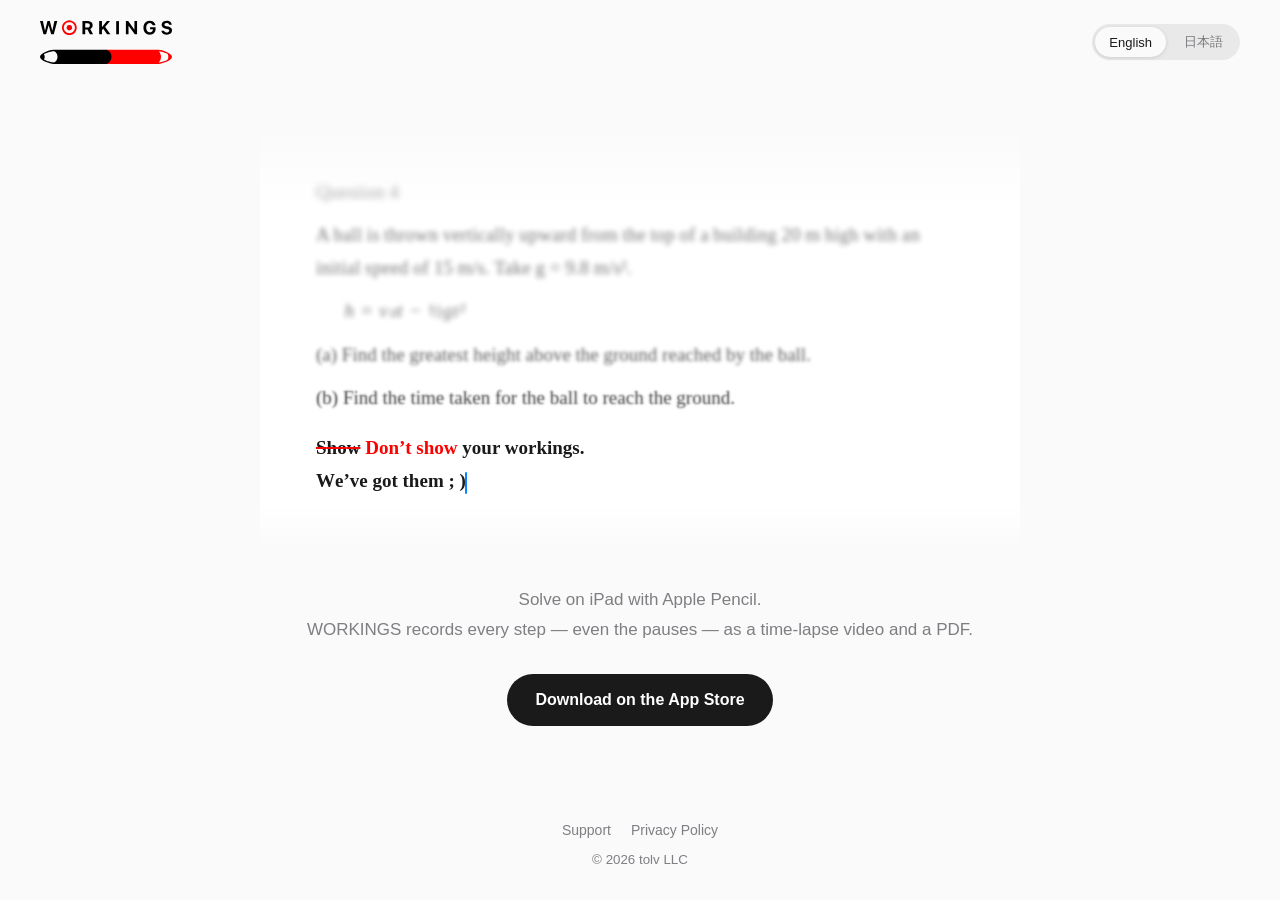
<file: index.html>
<!doctype html>
<html lang="en">
<head>
  <meta charset="utf-8">
  <meta name="viewport" content="width=device-width, initial-scale=1">
  <title>WORKINGS — Don’t show your workings. We’ve got them.</title>
  <meta name="description" content="Solve on iPad with Apple Pencil. WORKINGS records every step — even the pauses — as a time-lapse video and a PDF.">
  <meta property="og:title" content="WORKINGS">
  <meta property="og:description" content="Don’t show your workings. We’ve got them.">
  <meta property="og:type" content="website">
  <meta property="og:image" content="https://from086.github.io/workings-site/images/og-image.png">
  <meta name="twitter:card" content="summary_large_image">
  <link rel="icon" href="favicon.ico" sizes="any">
  <link rel="icon" href="images/icon-192.png" type="image/png" sizes="192x192">
  <link rel="apple-touch-icon" href="images/apple-touch-icon.png">
  <meta name="theme-color" content="#fafafa">
  <!-- iPhone・iPad の Safari で、ページ上部に App Store へのバナーを出す -->
  <meta name="apple-itunes-app" content="app-id=6820890998">
  <link rel="stylesheet" href="style.css">
  <script src="main.js" defer></script>
</head>
<body>
  <header class="site-header">
    <a class="logo" href="./">
      <img class="logo-light" src="images/logo-light.svg" width="120" height="40" alt="WORKINGS">
      <img class="logo-dark" src="images/logo-dark.svg" width="120" height="40" alt="WORKINGS">
    </a>
    <nav class="lang-switch" aria-label="Language">
      <button type="button" data-set-lang="en">English</button>
      <button type="button" data-set-lang="ja">日本語</button>
    </nav>
  </header>

  <main>
    <section class="hero" id="hero">
      <h1 class="visually-hidden">
        <span data-lang="en">Don’t show your workings. We’ve got them ; )</span>
        <span data-lang="ja">解答の過程は必要ありません。こちらで把握しておきます 😉</span>
      </h1>

      <!-- 数学の問題文。最後の 1 文にだけピントが合い、カーソルで書き換えられる -->
      <figure class="paper" aria-hidden="true">
        <div class="problem" data-lang="en">
          <p class="line blur-4">Question 4</p>
          <p class="line blur-3">A ball is thrown vertically upward from the top of a building 20 m high with an initial speed of 15 m/s. Take g = 9.8 m/s².</p>
          <p class="line blur-3 formula">h = v₀t − ½gt²</p>
          <p class="line blur-2">(a) Find the greatest height above the ground reached by the ball.</p>
          <p class="line blur-1">(b) Find the time taken for the ball to reach the ground.</p>
          <p class="line focus"><span class="edit" data-edit="en"><s>Show</s><ins> Don’t show</ins> your workings.<br>We’ve got them ; )</span></p>
        </div>
        <div class="problem" data-lang="ja">
          <p class="line blur-4">問 4</p>
          <p class="line blur-3">高さ 20 m の建物の屋上から、初速 15 m/s でボールを真上に投げ上げた。重力加速度の大きさを 9.8 m/s² とする。</p>
          <p class="line blur-3 formula">h = v₀t − ½gt²</p>
          <p class="line blur-2">(1) ボールが達する、地面からの最高点の高さを求めよ。</p>
          <p class="line blur-1">(2) ボールが地面に達するまでの時間を求めよ。</p>
          <p class="line focus"><span class="edit" data-edit="ja">解答の過程<s>も明記しなさい</s><ins>は必要ありません</ins>。<br>こちらで把握しておきます 😉</span></p>
        </div>
      </figure>

      <p class="lead after-headline">
        <span data-lang="en">Solve on iPad with Apple Pencil.<br>WORKINGS records every step — even the pauses — as a time-lapse video and a PDF.</span>
        <span data-lang="ja">iPad と Apple Pencil で解くだけ。<br>考えて手が止まった時間も含めて、解答の過程をタイムラプス動画と PDF に記録します。</span>
      </p>

      <!-- App Store への導線。国を指定しない URL にして、見る人の国のストアが開くようにする -->
      <a class="store-button after-headline" href="https://apps.apple.com/app/id6820890998">
        <span data-lang="en">Download on the App Store</span>
        <span data-lang="ja">App Store からダウンロード</span>
      </a>
    </section>
  </main>

  <footer class="site-footer">
    <nav class="footer-links">
      <a href="support.html"><span data-lang="en">Support</span><span data-lang="ja">サポート</span></a>
      <a href="privacy.html"><span data-lang="en">Privacy Policy</span><span data-lang="ja">プライバシーポリシー</span></a>
    </nav>
    <small>© 2026 tolv LLC</small>
  </footer>
</body>
</html>
</file>
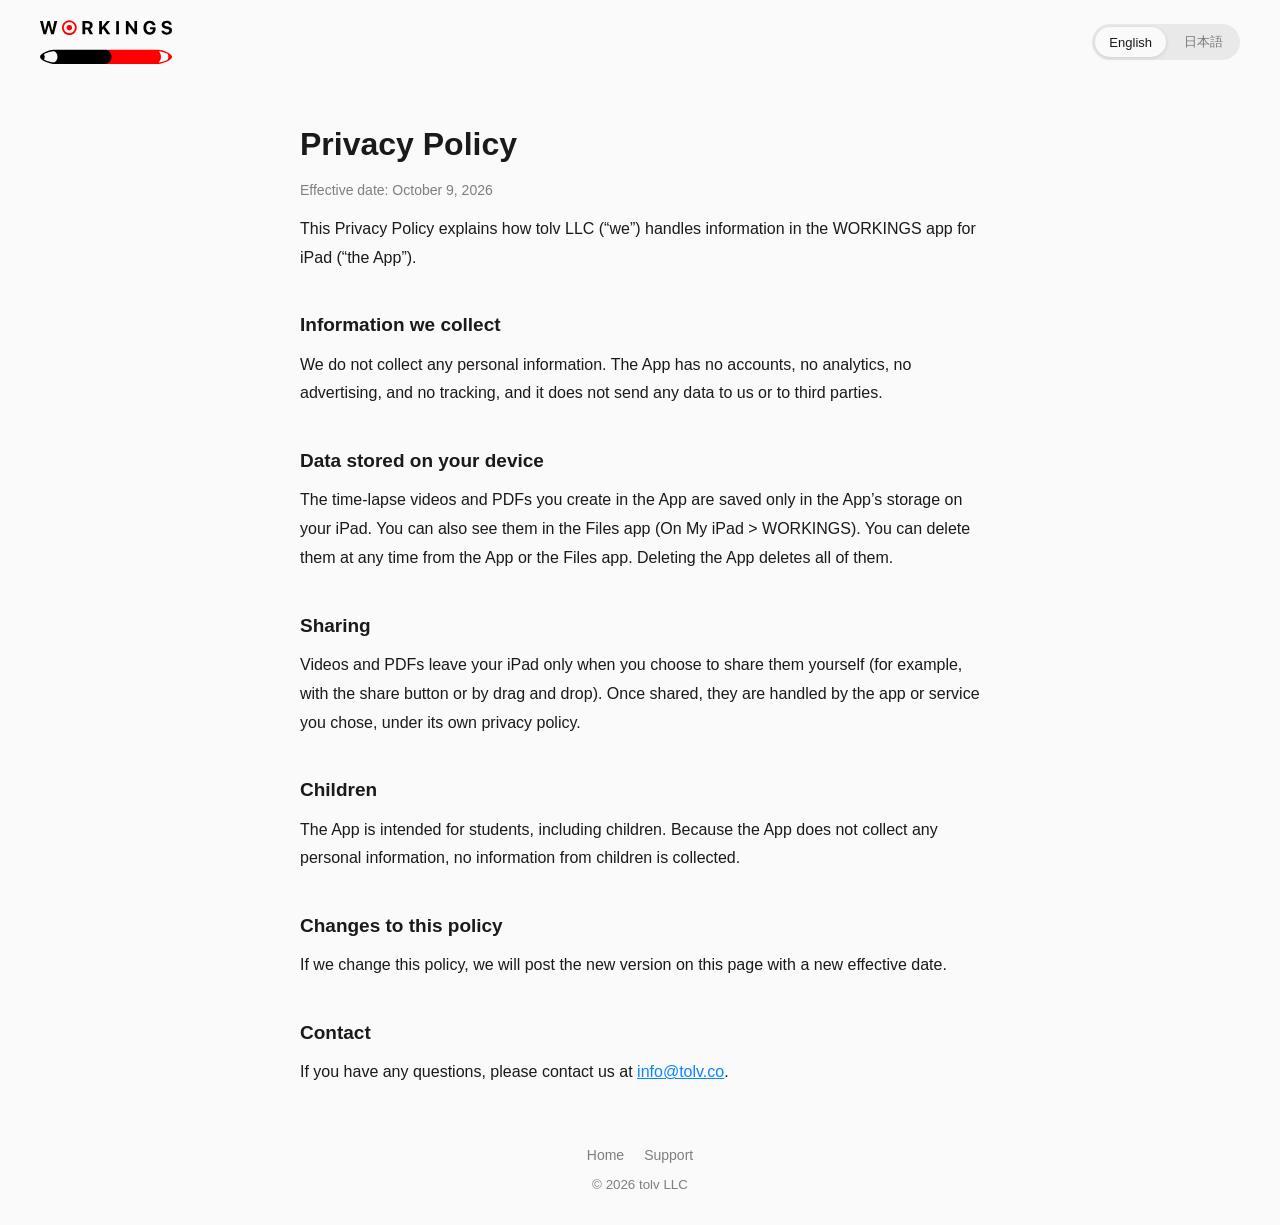
<file: privacy.html>
<!doctype html>
<html lang="en">
<head>
  <meta charset="utf-8">
  <meta name="viewport" content="width=device-width, initial-scale=1">
  <title>Privacy Policy — WORKINGS</title>
  <meta name="description" content="Privacy Policy for WORKINGS.">
  <meta name="theme-color" content="#fafafa">
  <link rel="icon" href="favicon.ico" sizes="any">
  <link rel="apple-touch-icon" href="images/apple-touch-icon.png">
  <link rel="stylesheet" href="style.css">
  <script src="main.js" defer></script>
</head>
<body>
  <header class="site-header">
    <a class="logo" href="./">
      <img class="logo-light" src="images/logo-light.svg" width="120" height="40" alt="WORKINGS">
      <img class="logo-dark" src="images/logo-dark.svg" width="120" height="40" alt="WORKINGS">
    </a>
    <nav class="lang-switch" aria-label="Language">
      <button type="button" data-set-lang="en">English</button>
      <button type="button" data-set-lang="ja">日本語</button>
    </nav>
  </header>

  <main class="doc-main">
    <article class="doc" data-lang="en">
      <h1>Privacy Policy</h1>
      <p class="doc-date">Effective date: October 9, 2026</p>

      <p>This Privacy Policy explains how tolv LLC (“we”) handles information in the WORKINGS app for iPad (“the App”).</p>

      <h2>Information we collect</h2>
      <p>We do not collect any personal information. The App has no accounts, no analytics, no advertising, and no tracking, and it does not send any data to us or to third parties.</p>

      <h2>Data stored on your device</h2>
      <p>The time-lapse videos and PDFs you create in the App are saved only in the App’s storage on your iPad. You can also see them in the Files app (On My iPad &gt; WORKINGS). You can delete them at any time from the App or the Files app. Deleting the App deletes all of them.</p>

      <h2>Sharing</h2>
      <p>Videos and PDFs leave your iPad only when you choose to share them yourself (for example, with the share button or by drag and drop). Once shared, they are handled by the app or service you chose, under its own privacy policy.</p>

      <h2>Children</h2>
      <p>The App is intended for students, including children. Because the App does not collect any personal information, no information from children is collected.</p>

      <h2>Changes to this policy</h2>
      <p>If we change this policy, we will post the new version on this page with a new effective date.</p>

      <h2>Contact</h2>
      <p>If you have any questions, please contact us at <a href="mailto:info@tolv.co">info@tolv.co</a>.</p>
    </article>

    <article class="doc" data-lang="ja">
      <h1>プライバシーポリシー</h1>
      <p class="doc-date">制定日：2026年10月9日</p>

      <p>本プライバシーポリシーは、合同会社 tolv（以下「当社」）が提供する iPad アプリ「WORKINGS」（以下「本アプリ」）における情報の取り扱いについて定めるものです。</p>

      <h2>収集する情報</h2>
      <p>当社は、個人情報を一切収集しません。本アプリにはアカウント、利用状況の分析、広告、トラッキングの機能はなく、当社や第三者にデータを送信することはありません。</p>

      <h2>端末に保存されるデータ</h2>
      <p>本アプリで作成したタイムラプス動画と PDF は、お使いの iPad の本アプリ用の保存領域にのみ保存されます。「ファイル」アプリ（このiPad内 &gt; WORKINGS）からも確認できます。これらは本アプリまたは「ファイル」アプリからいつでも削除でき、本アプリを削除するとすべて削除されます。</p>

      <h2>共有</h2>
      <p>動画と PDF が iPad の外に出るのは、利用者ご自身が共有ボタンやドラッグ＆ドロップなどで共有を選んだときだけです。共有したデータは、共有先のアプリやサービスのプライバシーポリシーに従って取り扱われます。</p>

      <h2>お子さまの利用について</h2>
      <p>本アプリは、お子さまを含む学習者による利用を想定しています。本アプリは個人情報を収集しないため、お子さまの情報も収集されません。</p>

      <h2>本ポリシーの変更</h2>
      <p>本ポリシーを変更する場合は、変更後の内容と制定日をこのページに掲載します。</p>

      <h2>お問い合わせ</h2>
      <p>ご不明な点は <a href="mailto:info@tolv.co">info@tolv.co</a> までお問い合わせください。</p>
    </article>
  </main>

  <footer class="site-footer">
    <nav class="footer-links">
      <a href="./"><span data-lang="en">Home</span><span data-lang="ja">ホーム</span></a>
      <a href="support.html"><span data-lang="en">Support</span><span data-lang="ja">サポート</span></a>
    </nav>
    <small>© 2026 tolv LLC</small>
  </footer>
</body>
</html>
</file>
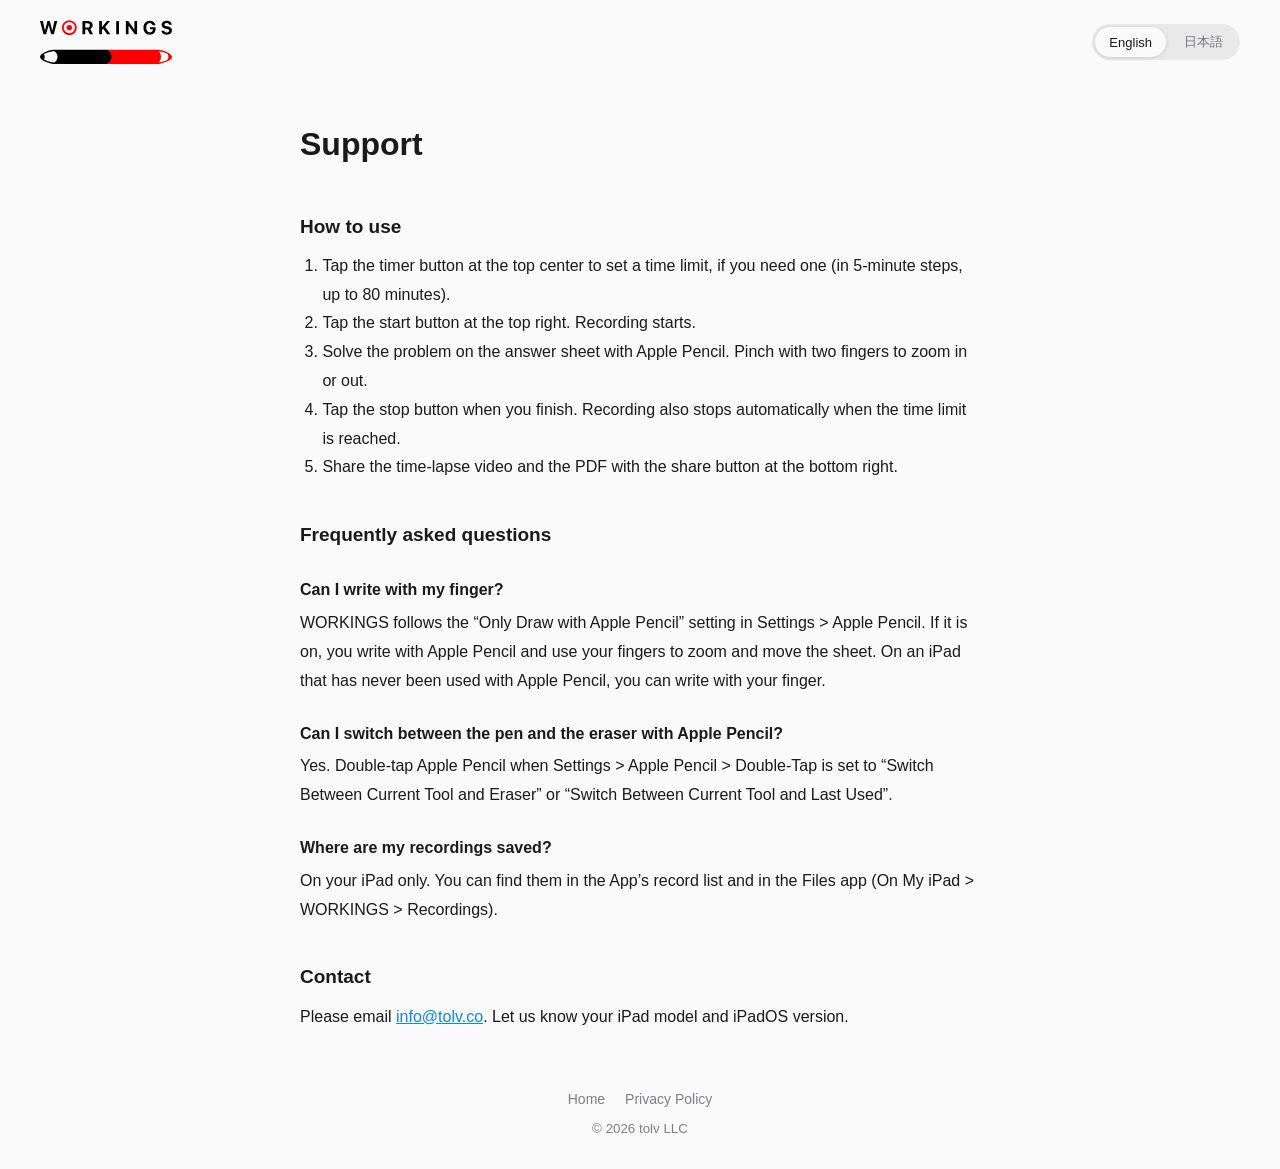
<file: support.html>
<!doctype html>
<html lang="en">
<head>
  <meta charset="utf-8">
  <meta name="viewport" content="width=device-width, initial-scale=1">
  <title>Support — WORKINGS</title>
  <meta name="description" content="Support for WORKINGS.">
  <meta name="theme-color" content="#fafafa">
  <link rel="icon" href="favicon.ico" sizes="any">
  <link rel="apple-touch-icon" href="images/apple-touch-icon.png">
  <link rel="stylesheet" href="style.css">
  <script src="main.js" defer></script>
</head>
<body>
  <header class="site-header">
    <a class="logo" href="./">
      <img class="logo-light" src="images/logo-light.svg" width="120" height="40" alt="WORKINGS">
      <img class="logo-dark" src="images/logo-dark.svg" width="120" height="40" alt="WORKINGS">
    </a>
    <nav class="lang-switch" aria-label="Language">
      <button type="button" data-set-lang="en">English</button>
      <button type="button" data-set-lang="ja">日本語</button>
    </nav>
  </header>

  <main class="doc-main">
    <article class="doc" data-lang="en">
      <h1>Support</h1>

      <h2>How to use</h2>
      <ol>
        <li>Tap the timer button at the top center to set a time limit, if you need one (in 5-minute steps, up to 80 minutes).</li>
        <li>Tap the start button at the top right. Recording starts.</li>
        <li>Solve the problem on the answer sheet with Apple Pencil. Pinch with two fingers to zoom in or out.</li>
        <li>Tap the stop button when you finish. Recording also stops automatically when the time limit is reached.</li>
        <li>Share the time-lapse video and the PDF with the share button at the bottom right.</li>
      </ol>

      <h2>Frequently asked questions</h2>
      <h3>Can I write with my finger?</h3>
      <p>WORKINGS follows the “Only Draw with Apple Pencil” setting in Settings &gt; Apple Pencil. If it is on, you write with Apple Pencil and use your fingers to zoom and move the sheet. On an iPad that has never been used with Apple Pencil, you can write with your finger.</p>
      <h3>Can I switch between the pen and the eraser with Apple Pencil?</h3>
      <p>Yes. Double-tap Apple Pencil when Settings &gt; Apple Pencil &gt; Double-Tap is set to “Switch Between Current Tool and Eraser” or “Switch Between Current Tool and Last Used”.</p>
      <h3>Where are my recordings saved?</h3>
      <p>On your iPad only. You can find them in the App’s record list and in the Files app (On My iPad &gt; WORKINGS &gt; Recordings).</p>

      <h2>Contact</h2>
      <p>Please email <a href="mailto:info@tolv.co">info@tolv.co</a>. Let us know your iPad model and iPadOS version.</p>
    </article>

    <article class="doc" data-lang="ja">
      <h1>サポート</h1>

      <h2>使い方</h2>
      <ol>
        <li>必要なら、上部中央のタイマーのボタンで制限時間を設定します（5分刻み、最大80分）。</li>
        <li>右上の開始ボタンを押すと、記録が始まります。</li>
        <li>回答用紙に Apple Pencil で問題を解きます。2本指でピンチすると用紙を拡大・縮小できます。</li>
        <li>解き終えたら終了ボタンを押します。制限時間を設定していれば、時間になると自動で終了します。</li>
        <li>右下の共有ボタンから、タイムラプス動画と PDF を共有できます。</li>
      </ol>

      <h2>よくある質問</h2>
      <h3>指で書けますか？</h3>
      <p>WORKINGS は「設定 &gt; Apple Pencil」の「Apple Pencil でのみ描画」に従います。オンの場合は Apple Pencil で書き、指は用紙の拡大・移動に使います。Apple Pencil を使ったことがない iPad では、指で書けます。</p>
      <h3>Apple Pencil でペンと消しゴムを切り替えられますか？</h3>
      <p>はい。「設定 &gt; Apple Pencil &gt; ダブルタップ」が「現在使用中のツールと消しゴムを切り替える」または「現在使用中のツールと最後に使用したツールを切り替える」のときに、Apple Pencil をダブルタップすると切り替わります。</p>
      <h3>記録はどこに保存されますか？</h3>
      <p>お使いの iPad の中だけに保存されます。アプリの記録一覧と、「ファイル」アプリ（このiPad内 &gt; WORKINGS &gt; Recordings）から確認できます。</p>

      <h2>お問い合わせ</h2>
      <p><a href="mailto:info@tolv.co">info@tolv.co</a> までメールでお問い合わせください。お使いの iPad の機種と iPadOS のバージョンもお知らせください。</p>
    </article>
  </main>

  <footer class="site-footer">
    <nav class="footer-links">
      <a href="./"><span data-lang="en">Home</span><span data-lang="ja">ホーム</span></a>
      <a href="privacy.html"><span data-lang="en">Privacy Policy</span><span data-lang="ja">プライバシーポリシー</span></a>
    </nav>
    <small>© 2026 tolv LLC</small>
  </footer>
</body>
</html>
</file>
<file: style.css>
/* ========== 色・文字 ========== */
:root {
  --bg: #fafafa;
  /* 書き換えた箇所（打ち消し線と、新しく打った文字）の色 */
  --mark: #ff0000;
  --text: #1a1a1a;
  --text-secondary: rgba(60, 60, 67, 0.65);
  --paper: #ffffff;
  --paper-text: #1a1a1a;
  --paper-shadow: 0 0 10px rgba(0, 0, 0, 0.1), 0 24px 60px rgba(0, 0, 0, 0.08);
  --caret: #0a84ff;
  --button-bg: #1a1a1a;
  --button-text: #ffffff;
  --sans: -apple-system, BlinkMacSystemFont, "Hiragino Sans", "Hiragino Kaku Gothic ProN", "Noto Sans JP", "Segoe UI", sans-serif;
  --serif: "Iowan Old Style", "Times New Roman", "Hiragino Mincho ProN", "Yu Mincho", "Noto Serif JP", serif;
  color-scheme: light;
}

@media (prefers-color-scheme: dark) {
  :root:not([data-theme="light"]) {
    --bg: #111113;
    --text: #f2f2f7;
    --text-secondary: rgba(235, 235, 245, 0.6);
    --button-bg: #f2f2f7;
    --button-text: #111113;
    /* 紙と問題文も反転させる（背景よりわずかに明るい紙に、明るい文字） */
    --paper: #1c1c1e;
    --paper-text: #f2f2f7;
    --paper-shadow: 0 0 10px rgba(0, 0, 0, 0.5), 0 24px 60px rgba(0, 0, 0, 0.4);
    color-scheme: dark;
  }
}

* { box-sizing: border-box; }

html, body { margin: 0; }

body {
  min-height: 100vh;
  min-height: 100dvh;
  display: flex;
  flex-direction: column;
  background: var(--bg);
  color: var(--text);
  font-family: var(--sans);
  -webkit-font-smoothing: antialiased;
}

/* 表示中でない言語の要素を隠す */
:root[lang="en"] [data-lang="ja"],
:root[lang="ja"] [data-lang="en"] {
  display: none;
}

.visually-hidden {
  position: absolute;
  width: 1px;
  height: 1px;
  overflow: hidden;
  clip-path: inset(50%);
  white-space: nowrap;
}

/* ========== ヘッダー・フッター ========== */
.site-header {
  display: flex;
  align-items: center;
  justify-content: space-between;
  padding: 20px clamp(16px, 4vw, 40px);
}

/* ロゴ。明るい背景用（黒）と暗い背景用（白）を、表示モードに合わせて切り替える */
.logo {
  display: block;
  line-height: 0;
}

.logo img {
  width: auto;
  height: clamp(36px, 6vw, 44px);
}

.logo-dark { display: none; }

@media (prefers-color-scheme: dark) {
  :root:not([data-theme="light"]) .logo-light { display: none; }
  :root:not([data-theme="light"]) .logo-dark { display: inline; }
}

.lang-switch {
  display: flex;
  gap: 4px;
  padding: 3px;
  border-radius: 999px;
  background: color-mix(in srgb, var(--text) 7%, transparent);
}

.lang-switch button {
  border: 0;
  border-radius: 999px;
  padding: 6px 14px;
  background: transparent;
  color: var(--text-secondary);
  font: inherit;
  font-size: 13px;
  cursor: pointer;
}

.lang-switch button[aria-pressed="true"] {
  background: var(--bg);
  color: var(--text);
  box-shadow: 0 1px 4px rgba(0, 0, 0, 0.12);
}

.site-footer {
  padding: 32px 16px;
  text-align: center;
  color: var(--text-secondary);
}

.footer-links {
  display: flex;
  justify-content: center;
  gap: 20px;
  margin-bottom: 12px;
  font-size: 14px;
}

.footer-links a {
  color: var(--text-secondary);
  text-decoration: none;
}

.footer-links a:hover { text-decoration: underline; }

/* ========== プライバシーポリシー・サポート ========== */
.doc-main {
  display: block;
  padding: 16px;
}

.doc {
  max-width: 680px;
  margin: 0 auto;
  line-height: 1.8;
  font-size: 16px;
}

.doc h1 { font-size: clamp(26px, 5vw, 32px); margin: 16px 0 4px; }
.doc h2 { font-size: 19px; margin: 36px 0 8px; }
.doc h3 { font-size: 16px; margin: 24px 0 4px; }
.doc p, .doc ol { margin: 0 0 12px; }
.doc ol { padding-left: 1.4em; }
.doc a { color: var(--caret); }
.doc-date { color: var(--text-secondary); font-size: 14px; }

/* ========== ヒーロー ========== */
main {
  flex: 1;
  display: grid;
  place-items: center;
  /* 上の余白は小さめにして、iPad の横向きでも App Store のボタンまでが最初の画面に収まるようにする */
  padding: clamp(4px, 1vw, 12px) 16px clamp(16px, 4vw, 40px);
}

.hero {
  width: 100%;
  max-width: 760px;
  display: flex;
  flex-direction: column;
  align-items: center;
  text-align: center;
}

/* 回答用紙（A4 の一部を切り取ったような紙） */
.paper {
  position: relative;
  width: 100%;
  margin: 0 0 clamp(20px, 3vw, 32px);
  padding: clamp(28px, 6vw, 56px) clamp(22px, 6vw, 56px);
  background: var(--paper);
  color: var(--paper-text);
  box-shadow: var(--paper-shadow);
  text-align: left;
  font-family: var(--serif);
  /* 紙の上下の端をフェードさせ、紙の一部を写しているように見せる */
  -webkit-mask-image: linear-gradient(to bottom, transparent 0, #000 22%, #000 88%, transparent 100%);
  mask-image: linear-gradient(to bottom, transparent 0, #000 22%, #000 88%, transparent 100%);
  animation: paper-in 1.2s ease-out both;
}

.problem { display: flex; flex-direction: column; gap: 0.7em; }

.line {
  margin: 0;
  font-size: clamp(15px, 2.3vw, 19px);
  line-height: 1.7;
}

.formula { font-style: italic; letter-spacing: 0.04em; padding-left: 1.5em; }

/* ピントの合っている行から離れるほど強くぼかす（被写界深度）。
   開いた直後は全体にピントが合っていて、0.7 秒後に周りだけがぼけていく。
   filter: blur は Safari（Mac・iPad）で要素の端にピンクの線が出ることがあるため、
   文字を透明にして、ぼかした文字の影（text-shadow）でぼけを表す。影のぼかし半径は blur() の約 2 倍 */
.blur-1 { --blur: 1.1px; --dim: 0.85; }
.blur-2 { --blur: 1.8px; --dim: 0.72; }
.blur-3 { --blur: 2.6px; --dim: 0.6; }
.blur-4 { --blur: 3.4px; --dim: 0.5; }

[class*="blur-"] {
  animation: defocus 1.1s ease-in-out 0.7s both;
}

@keyframes defocus {
  from { color: var(--paper-text); text-shadow: 0 0 0 transparent; opacity: 1; }
  to { color: transparent; text-shadow: 0 0 calc(var(--blur) * 2) var(--paper-text); opacity: var(--dim); }
}

/* ピントの合う 1 文。文字の大きさは問題文と同じ（周りがぼけることで目立たせる）。
   問題文との間隔は、段落どうしの間隔（0.7em）の 1.5 倍にする */
.focus {
  margin-top: 0.35em;
  font-weight: 600;
}

/* 日本語は文節の途中で改行しない（対応していないブラウザでは通常の改行になる） */
:root[lang="ja"] .focus,
:root[lang="ja"] .lead {
  word-break: auto-phrase;
}

/* ========== 書き換えのアニメーション ==========
   main.js が 1 文字ずつ <span class="ch"> に分け、
   現れる時刻 --in・消える時刻 --out を割り当てる。表示の切り替えはすべて CSS で行う。
   （display はアニメーションで切り替えられない場合があるため、文字は大きさ 0 で隠す） */
.edit .ch {
  font-size: 0;
  animation: ch-show 0s var(--in, 0s) forwards;
}

/* 新しく打った文字は赤 */
.edit .typed,
.edit ins {
  color: var(--mark);
  text-decoration: none;
}

/* 元の文字は消さずに、赤い打ち消し線を引く */
.edit .ch.struck {
  text-decoration-color: var(--mark);
  text-decoration-thickness: 0.08em;
  animation: ch-show 0s var(--in, 0s) forwards, strike 0s var(--strike) forwards;
}

.edit s {
  text-decoration-color: var(--mark);
  text-decoration-thickness: 0.08em;
}

/* カーソル（その時刻に、その位置にあるときだけ表示される） */
.edit .caret {
  position: relative;
  visibility: hidden;
  animation: caret-show 0s var(--in, 0s) forwards;
}

.edit .caret.out {
  animation: caret-show 0s var(--in, 0s) forwards, caret-hide 0s var(--out) forwards;
}

.edit .caret::after {
  content: "";
  position: absolute;
  left: -1px;
  top: 0.12em;
  width: 2px;
  height: 1.15em;
  border-radius: 1px;
  background: var(--caret);
  animation: blink 1.06s steps(1, end) var(--in, 0s) infinite;
}

@keyframes ch-show { to { font-size: 1em; } }
@keyframes strike { to { text-decoration-line: line-through; } }
@keyframes caret-show { to { visibility: visible; } }
@keyframes caret-hide { to { visibility: hidden; } }
@keyframes blink { 50% { opacity: 0; } }

@keyframes paper-in {
  from { opacity: 0; transform: translateY(12px); }
}

/* ========== 説明文・ボタン（書き換えが終わってから表示） ========== */
.after-headline {
  animation: fade-up 1.1s ease-out var(--reveal, 0s) both;
}

@keyframes fade-up {
  from { opacity: 0; transform: translateY(8px); }
  to { opacity: 1; transform: none; }
}

.lead {
  margin: 0 0 28px;
  color: var(--text-secondary);
  font-size: clamp(15px, 2vw, 17px);
  line-height: 1.8;
}

.store-button {
  display: inline-flex;
  align-items: center;
  gap: 8px;
  min-height: 52px;
  padding: 0 28px;
  border-radius: 999px;
  background: var(--button-bg);
  color: var(--button-text);
  font-size: 16px;
  font-weight: 600;
  text-decoration: none;
}

.store-button:hover {
  opacity: 0.85;
}

/* 動きを減らす設定のときは、アニメーションなしで書き換え後の文を表示する */
@media (prefers-reduced-motion: reduce) {
  .paper, .after-headline { animation: none; opacity: 1; }
  [class*="blur-"] { animation: none; color: transparent; text-shadow: 0 0 calc(var(--blur) * 2) var(--paper-text); opacity: var(--dim); }
}
</file>
